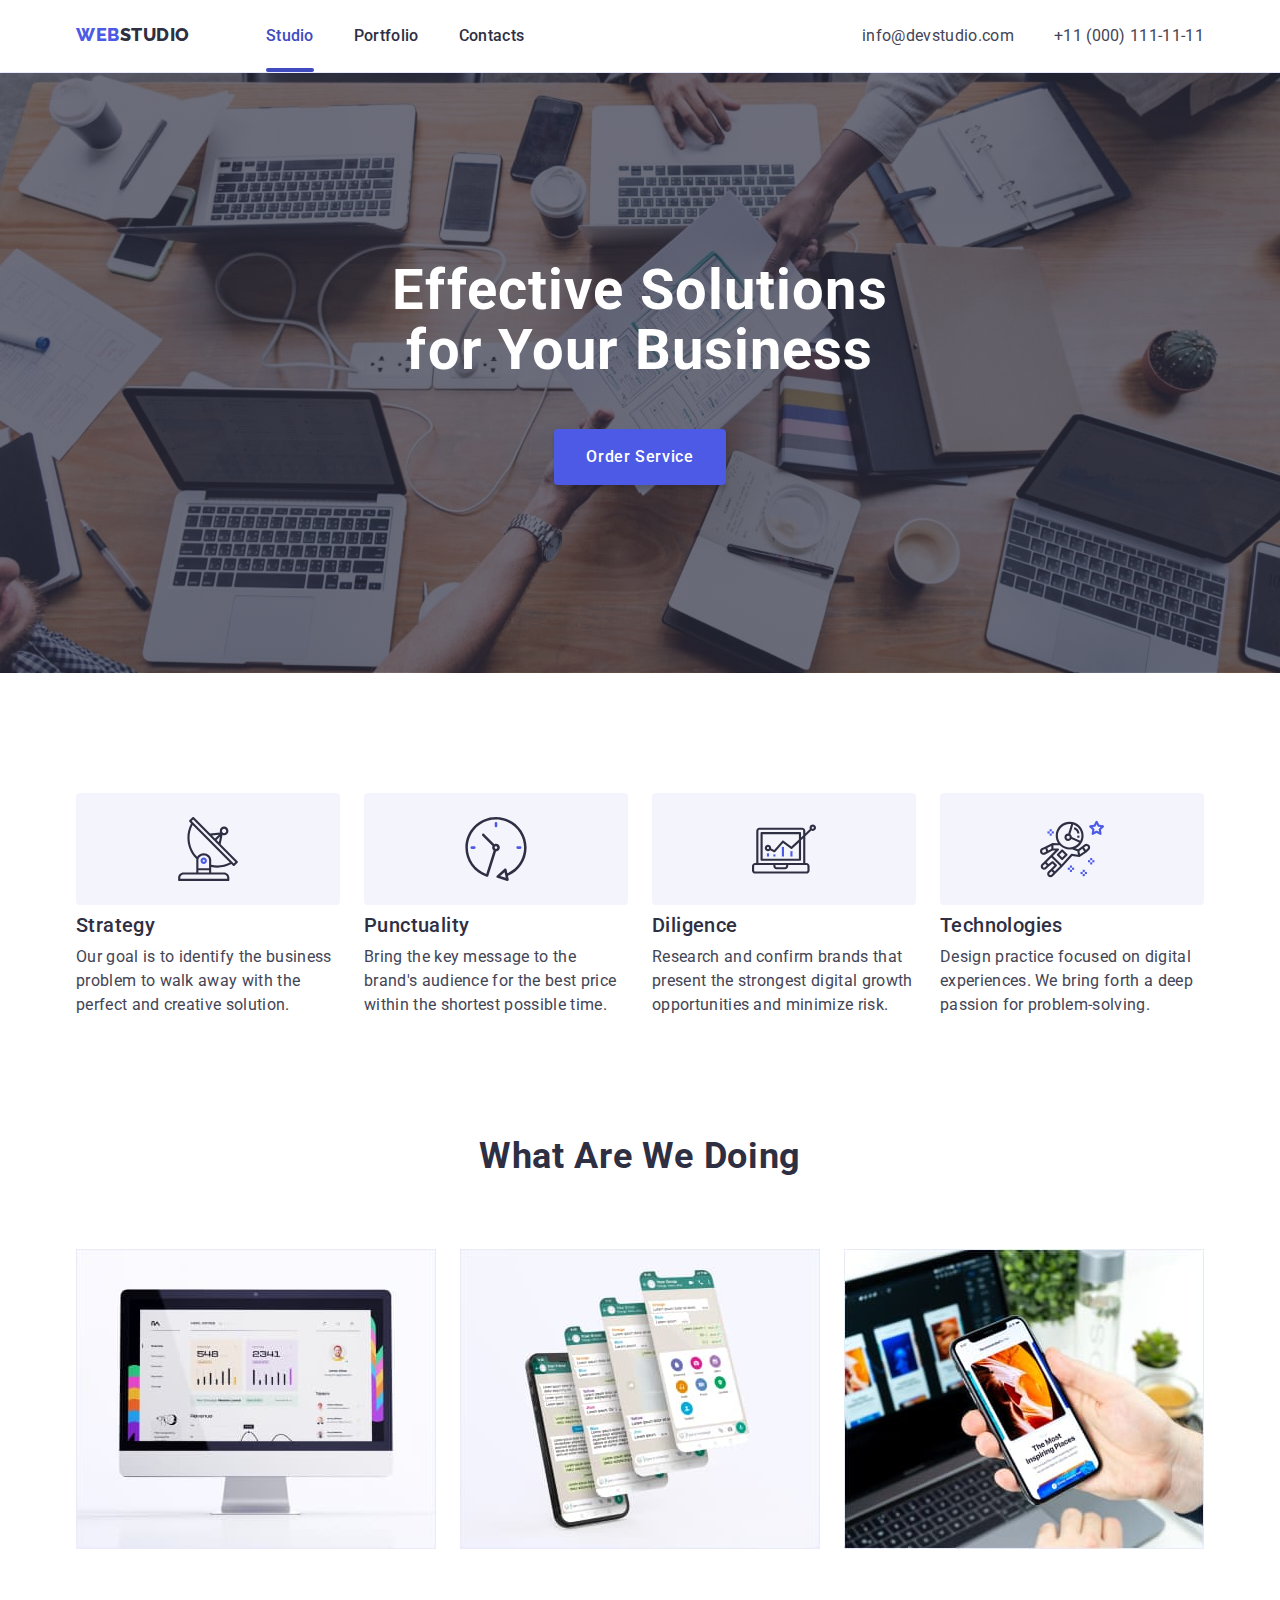
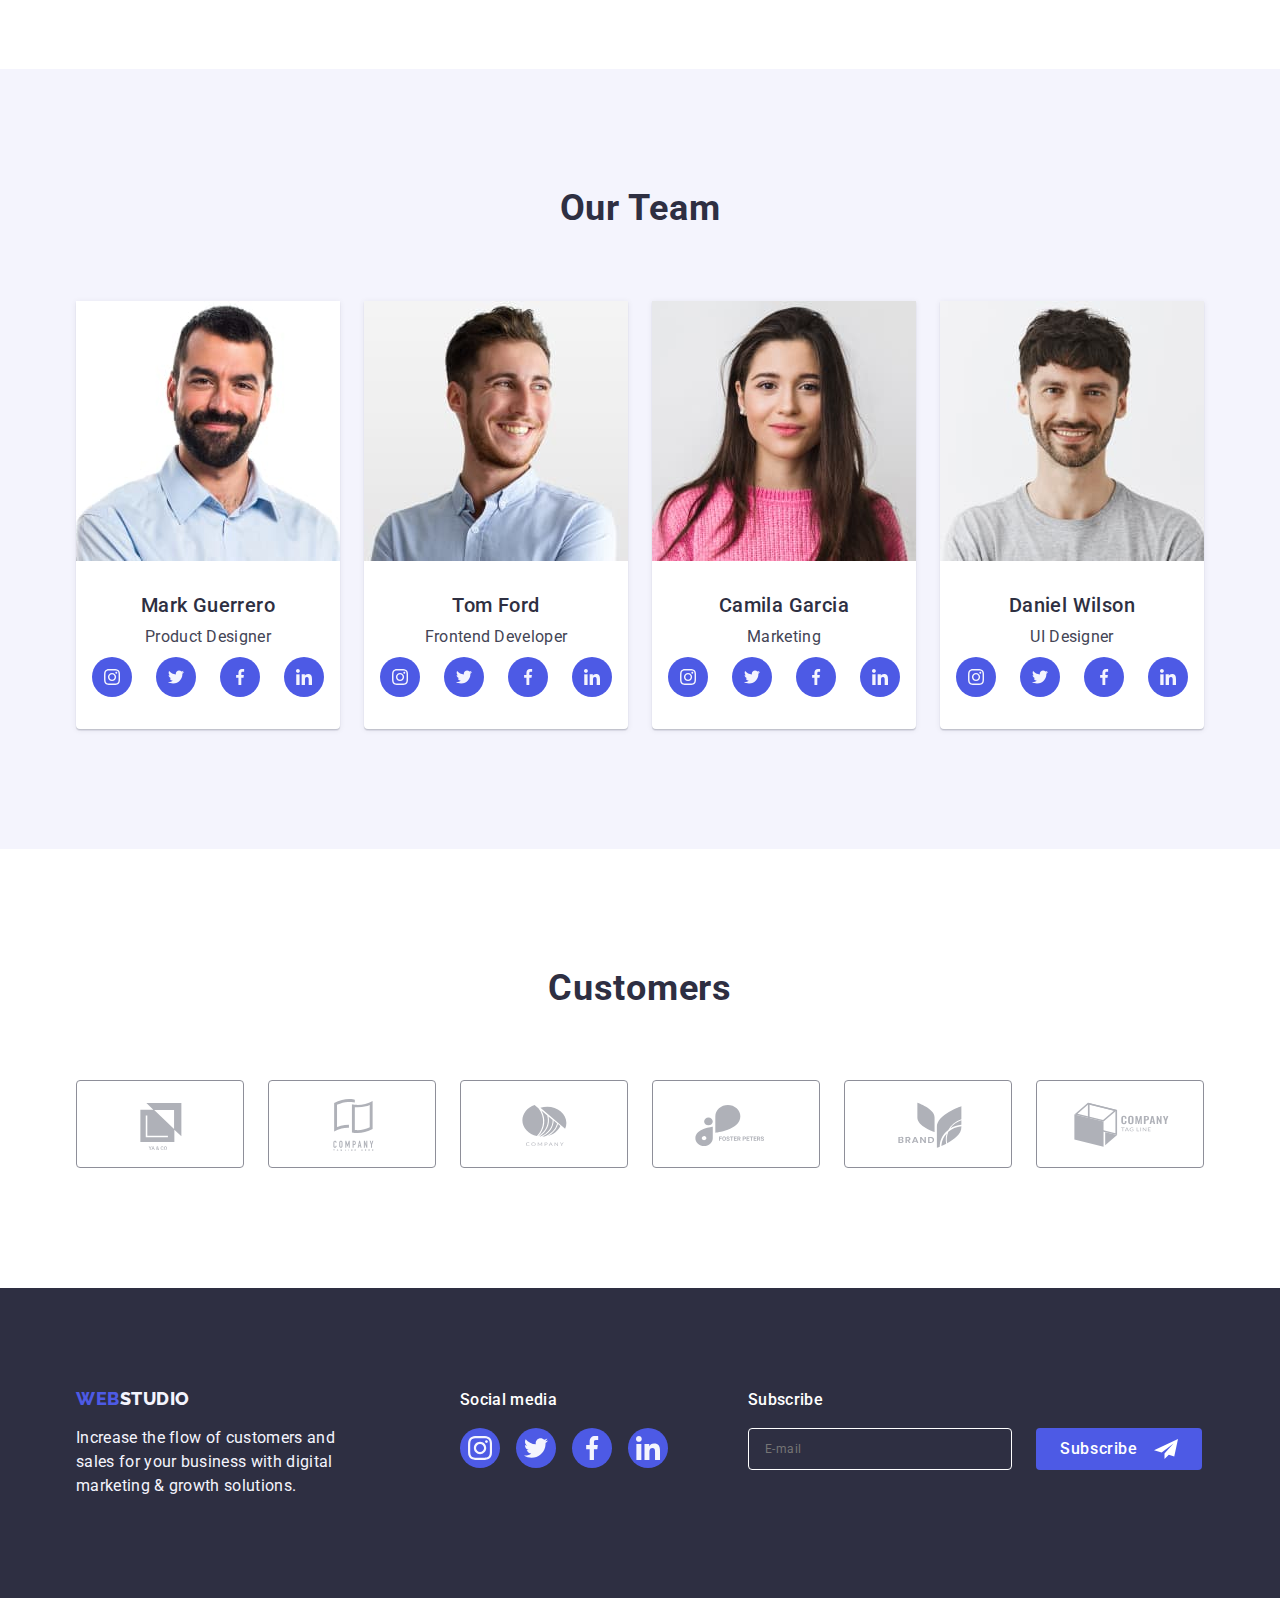
<file: index.html>
<!DOCTYPE html>
<html lang="en">
  <head>
    <meta charset="UTF-8" />
    <meta http-equiv="X-UA-Compatible" content="IE=edge" />
    <meta name="viewport" content="width=device-width, initial-scale=1.0" />
    <title>WebStudio</title>

    <link rel="icon" type="image/png" sizes="32x32" href="./images/icon/favicon.png" />

    <link rel="preconnect" href="https://fonts.googleapis.com" />
    <link rel="preconnect" href="https://fonts.gstatic.com" crossorigin />
    <link
      href="https://fonts.googleapis.com/css2?family=Raleway:wght@700;800&family=Roboto:wght@400;500;700;900&display=swap"
      rel="stylesheet"
    />

    <link
      rel="stylesheet"
      href="https://cdn.jsdelivr.net/npm/modern-normalize@1.1.0/modern-normalize.min.css"
    />

    <link rel="stylesheet" href="./css/styles.css" />
  </head>
  <body>
    <header class="header-section">
      <div class="container header-section-container">
        <nav class="page-nav">
          <a class="logo-link link" href="./index.html"
            >Web<span class="logo-link-theame-dark">Studio</span></a
          >

          <ul class="menu list">
            <li class="menu-item">
              <a class="menu-link link active" href="./index.html">Studio</a>
            </li>
            <li class="menu-item">
              <a class="menu-link link" href="./portfolio.html">Portfolio</a>
            </li>
            <li class="menu-item"><a class="menu-link link" href="">Contacts</a></li>
          </ul>
        </nav>

        <address class="contacts">
          <ul class="contacts-list list">
            <li class="contacts-item">
              <a class="contacts-link link" href="mailto:info@devstudio.com">info@devstudio.com</a>
            </li>
            <li class="contacts-item">
              <a class="contacts-link link" href="tel:+110001111111">+11 (000) 111-11-11</a>
            </li>
          </ul>
        </address>
      </div>
    </header>

    <main>
      <!-- Hero section -->
      <section class="hero-section">
        <div class="hero-wraper container">
          <h1 class="hero-title">Effective Solutions for Your Business</h1>

          <!-- <div class="hero-wraper"> -->
          <button class="hero-btn btn" type="button" data-modal-open>Order Service</button>
          <!-- </div> -->
        </div>
      </section>

      <!-- About section -->
      <section class="about-section section">
        <div class="container">
          <h2 class="section-title visually-hidden">About</h2>
          <ul class="about-list list">
            <li class="about-item">
              <div class="about-svg-wraper">
                <svg class="about-svg" width="64" height="64">
                  <use href="./images/icon.svg#icon-antenna"></use>
                </svg>
              </div>
              <h3 class="section-item-title">Strategy</h3>
              <p class="section-item-text">
                Our goal is to identify the business problem to walk away with the perfect and
                creative solution.
              </p>
            </li>
            <li class="about-item">
              <div class="about-svg-wraper">
                <svg class="about-svg" width="64" height="64">
                  <use href="./images/icon.svg#icon-clock"></use>
                </svg>
              </div>
              <h3 class="section-item-title">Punctuality</h3>
              <p class="section-item-text">
                Bring the key message to the brand's audience for the best price within the shortest
                possible time.
              </p>
            </li>
            <li class="about-item">
              <div class="about-svg-wraper">
                <svg class="about-svg" width="64" height="64">
                  <use href="./images/icon.svg#icon-diagram"></use>
                </svg>
              </div>
              <h3 class="section-item-title">Diligence</h3>
              <p class="section-item-text">
                Research and confirm brands that present the strongest digital growth opportunities
                and minimize risk.
              </p>
            </li>
            <li class="about-item">
              <div class="about-svg-wraper">
                <svg class="about-svg" width="64" height="64">
                  <use href="./images/icon.svg#icon-astronaut"></use>
                </svg>
              </div>
              <h3 class="section-item-title">Technologies</h3>
              <p class="section-item-text">
                Design practice focused on digital experiences. We bring forth a deep passion for
                problem-solving.
              </p>
            </li>
          </ul>
        </div>
      </section>

      <!-- Work section -->
      <section class="work-section section">
        <div class="container">
          <h2 class="section-title">What are we doing</h2>
          <ul class="work-list list">
            <li class="work-item">
              <img
                class="work-list-img"
                src="./images/work/work1.jpg"
                alt="Work 1"
                width="360"
                height="300"
              />
            </li>
            <li class="work-item">
              <img
                class="work-list-img"
                src="./images/work/work2.jpg"
                alt="Work 2"
                width="360"
                height="300"
              />
            </li>
            <li class="work-item">
              <img
                class="work-list-img"
                src="./images/work/work3.jpg"
                alt="Work 3"
                width="360"
                height="300"
              />
            </li>
          </ul>
        </div>
      </section>

      <!-- Team section -->
      <section class="team-section section">
        <div class="container">
          <h2 class="section-title">Our Team</h2>
          <ul class="team-list list">
            <li class="team-list-item">
              <img
                class="team-list-img"
                src="./images/team/mark.jpg"
                alt="Mark Guerrero"
                width="264"
                height="260"
              />
              <div class="team-content-wraper">
                <h3 class="section-item-title">Mark Guerrero</h3>
                <p class="section-item-text">Product Designer</p>
                <ul class="social-list list">
                  <li class="social-item">
                    <a class="social-link link" href="">
                      <svg class="social-icon" width="16" height="16">
                        <use href="./images/icon.svg#instagram"></use>
                      </svg>
                    </a>
                  </li>
                  <li class="social-item">
                    <a class="social-link link" href="">
                      <svg class="social-icon" width="16" height="16">
                        <use href="./images/icon.svg#twitter"></use>
                      </svg>
                    </a>
                  </li>
                  <li class="social-item">
                    <a class="social-link link" href="">
                      <svg class="social-icon" width="16" height="16">
                        <use href="./images/icon.svg#facebook"></use>
                      </svg>
                    </a>
                  </li>
                  <li class="social-item">
                    <a class="social-link link" href="">
                      <svg class="social-icon" width="16" height="16">
                        <use href="./images/icon.svg#linkedin"></use>
                      </svg>
                    </a>
                  </li>
                </ul>
              </div>
            </li>
            <li class="team-list-item">
              <img
                class="team-list-img"
                src="./images/team/tom.jpg"
                alt="Tom Ford"
                width="264"
                height="260"
              />
              <div class="team-content-wraper">
                <h3 class="section-item-title">Tom Ford</h3>
                <p class="section-item-text">Frontend Developer</p>
                <ul class="social-list list">
                  <li class="social-item">
                    <a class="social-link link" href="">
                      <svg class="social-icon" width="16" height="16">
                        <use href="./images/icon.svg#instagram"></use>
                      </svg>
                    </a>
                  </li>
                  <li class="social-item">
                    <a class="social-link link" href="">
                      <svg class="social-icon" width="16" height="16">
                        <use href="./images/icon.svg#twitter"></use>
                      </svg>
                    </a>
                  </li>
                  <li class="social-item">
                    <a class="social-link link" href="">
                      <svg class="social-icon" width="16" height="16">
                        <use href="./images/icon.svg#facebook"></use>
                      </svg>
                    </a>
                  </li>
                  <li class="social-item">
                    <a class="social-link link" href="">
                      <svg class="social-icon" width="16" height="16">
                        <use href="./images/icon.svg#linkedin"></use>
                      </svg>
                    </a>
                  </li>
                </ul>
              </div>
            </li>
            <li class="team-list-item">
              <img
                class="team-list-img"
                src="./images/team/camila.jpg"
                alt="Camila Garcia"
                width="264"
                height="260"
              />
              <div class="team-content-wraper">
                <h3 class="section-item-title">Camila Garcia</h3>
                <p class="section-item-text">Marketing</p>
                <ul class="social-list list">
                  <li class="social-item">
                    <a class="social-link link" href="">
                      <svg class="social-icon" width="16" height="16">
                        <use href="./images/icon.svg#instagram"></use>
                      </svg>
                    </a>
                  </li>
                  <li class="social-item">
                    <a class="social-link link" href="">
                      <svg class="social-icon" width="16" height="16">
                        <use href="./images/icon.svg#twitter"></use>
                      </svg>
                    </a>
                  </li>
                  <li class="social-item">
                    <a class="social-link link" href="">
                      <svg class="social-icon" width="16" height="16">
                        <use href="./images/icon.svg#facebook"></use>
                      </svg>
                    </a>
                  </li>
                  <li class="social-item">
                    <a class="social-link link" href="">
                      <svg class="social-icon" width="16" height="16">
                        <use href="./images/icon.svg#linkedin"></use>
                      </svg>
                    </a>
                  </li>
                </ul>
              </div>
            </li>
            <li class="team-list-item">
              <img
                class="team-list-img"
                src="./images/team/daniel.jpg"
                alt="Daniel Wilson"
                width="264"
                height="260"
              />
              <div class="team-content-wraper">
                <h3 class="section-item-title">Daniel Wilson</h3>
                <p class="section-item-text">UI Designer</p>
                <ul class="social-list list">
                  <li class="social-item">
                    <a class="social-link link" href="">
                      <svg class="social-icon" width="16" height="16">
                        <use href="./images/icon.svg#instagram"></use>
                      </svg>
                    </a>
                  </li>
                  <li class="social-item">
                    <a class="social-link link" href="">
                      <svg class="social-icon" width="16" height="16">
                        <use href="./images/icon.svg#twitter"></use>
                      </svg>
                    </a>
                  </li>
                  <li class="social-item">
                    <a class="social-link link" href="">
                      <svg class="social-icon" width="16" height="16">
                        <use href="./images/icon.svg#facebook"></use>
                      </svg>
                    </a>
                  </li>
                  <li class="social-item">
                    <a class="social-link link" href="">
                      <svg class="social-icon" width="16" height="16">
                        <use href="./images/icon.svg#linkedin"></use>
                      </svg>
                    </a>
                  </li>
                </ul>
              </div>
            </li>
          </ul>
        </div>
      </section>

      <!-- Customers -->
      <section class="customers-section section">
        <div class="container">
          <h2 class="section-title">Customers</h2>
          <ul class="customers-list list">
            <li class="customers-item">
              <a class="customers-link link" href="">
                <svg class="customers-svg" width="104" height="56">
                  <use href="./images/icon.svg#icon-client1"></use>
                </svg>
              </a>
            </li>
            <li class="customers-item">
              <a class="customers-link link" href="">
                <svg class="customers-svg" width="104" height="56">
                  <use href="./images/icon.svg#icon-client2"></use>
                </svg>
              </a>
            </li>
            <li class="customers-item">
              <a class="customers-link link" href="">
                <svg class="customers-svg" width="104" height="56">
                  <use href="./images/icon.svg#icon-client3"></use>
                </svg>
              </a>
            </li>
            <li class="customers-item">
              <a class="customers-link link" href="">
                <svg class="customers-svg" width="104" height="56">
                  <use href="./images/icon.svg#icon-client4"></use>
                </svg>
              </a>
            </li>
            <li class="customers-item">
              <a class="customers-link link" href="">
                <svg class="customers-svg" width="104" height="56">
                  <use href="./images/icon.svg#icon-client5"></use>
                </svg>
              </a>
            </li>
            <li class="customers-item">
              <a class="customers-link link" href="">
                <svg class="customers-svg" width="104" height="56">
                  <use href="./images/icon.svg#icon-client6"></use>
                </svg>
              </a>
            </li>
          </ul>
        </div>
      </section>
    </main>

    <!-- Footer section -->
    <footer class="footer-section">
      <div class="footer-container container">
        <div class="footer-left-side">
          <a class="logo-link link" href="./index.html"
            >Web<span class="logo-link-theame-light">Studio</span></a
          >
          <p class="footer-text">
            Increase the flow of customers and sales for your business with digital marketing &
            growth solutions.
          </p>
        </div>

        <div class="footer-center">
          <p class="footer-social-title">Social media</p>
          <ul class="social-list list">
            <li class="social-item">
              <a class="social-link link" href="">
                <svg class="social-icon" width="24" height="24">
                  <use href="./images/icon.svg#instagram"></use>
                </svg>
              </a>
            </li>
            <li class="social-item">
              <a class="social-link link" href="">
                <svg class="social-icon" width="24" height="24">
                  <use href="./images/icon.svg#twitter"></use>
                </svg>
              </a>
            </li>
            <li class="social-item">
              <a class="social-link link" href="">
                <svg class="social-icon" width="24" height="24">
                  <use href="./images/icon.svg#facebook"></use>
                </svg>
              </a>
            </li>
            <li class="social-item">
              <a class="social-link link" href="">
                <svg class="social-icon" width="24" height="24">
                  <use href="./images/icon.svg#linkedin"></use>
                </svg>
              </a>
            </li>
          </ul>
        </div>
        <div class="footer-right-side">
          <form class="subscribe-form" action="" name="subscribe" autocomplete="off">
            <label class="subscribe-label footer-social-title" for="email">Subscribe</label>
            <div class="subscribe-wrapper">
              <input
                class="subscribe-email"
                name="email"
                id="email"
                type="email"
                placeholder="E-mail"
              />
              <button class="subscribe-btn" type="submit">
                Subscribe
                <svg class="subscribe-btn-icon" width="24" height="24">
                  <use href="./images/icon.svg#icon-send"></use>
                </svg>
              </button>
            </div>
          </form>
        </div>
      </div>
    </footer>

    <div class="backdrop is-hidden" data-modal>
      <div class="modal">
        <button type="button" class="close-modal" data-modal-close>
          <svg class="close-modal-icon" width="8" height="8">
            <use href="./images/icon.svg#icon-close"></use>
          </svg>
        </button>

        <p class="form-title">Leave your contacts and we will call you back</p>
        <form class="form" action="" name="form_order" autocomplete="off">
          <label class="form-label">
            Name
            <span class="form-input-wrapper">
              <input class="form-input" type="text" name="name" id="name" />
              <svg class="form-input-icon" width="18" height="24">
                <use href="./images/icon.svg#icon-person-black"></use>
              </svg>
            </span>
          </label>

          <label class="form-label">
            Phone
            <span class="form-input-wrapper">
              <input class="form-input" type="text" name="phone" id="phone" />
              <svg class="form-input-icon" width="18" height="24">
                <use href="./images/icon.svg#icon-phone-black"></use>
              </svg>
            </span>
          </label>

          <label class="form-label" for="email">
            Email
            <span class="form-input-wrapper">
              <input class="form-input" type="email" name="email" id="email" />
              <svg class="form-input-icon" width="18" height="24">
                <use href="./images/icon.svg#icon-email-black"></use>
              </svg>
            </span>
          </label>

          <label class="form-label" for="comment"
            >Comment
            <textarea
              class="form-comment"
              name="comment"
              id="comment"
              placeholder="Text input"
            ></textarea>
          </label>

          <label class="form-label form-checkbox-label" for="accept">
            <input
              class="form-checkbox visually-hidden"
              type="checkbox"
              name="accept"
              value="accept"
              id="accept"
            />
            <span class="form-span-checkbox">
              <svg class="form-checkbox-icon" width="10" height="8">
                <use href="./images/icon.svg#icon-check"></use>
              </svg>
            </span>
            I accept the terms and conditions of the &nbsp;<a href="">Privacy Policy</a>
          </label>

          <button class="form-btn" type="submit">Send</button>
        </form>
      </div>
    </div>

    <script src="./js/modal.js"></script>
  </body>
</html>
</file>
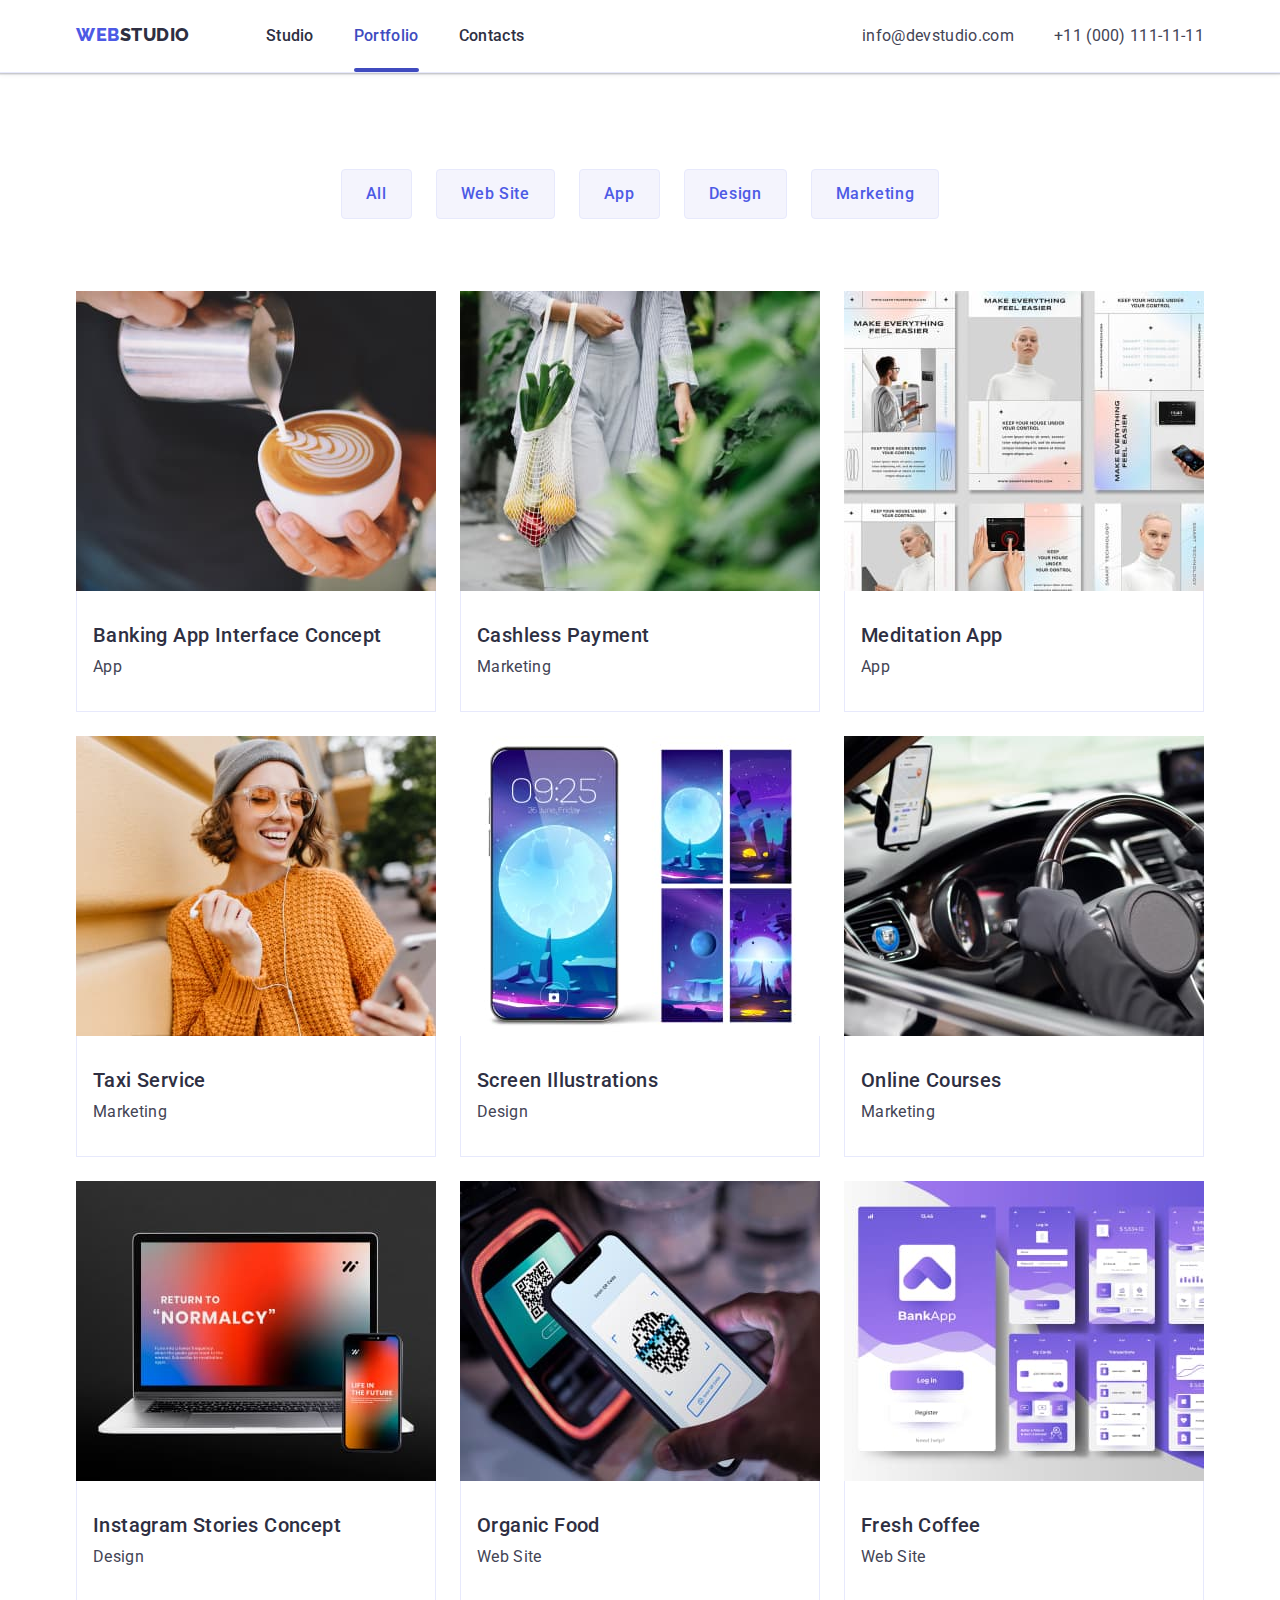
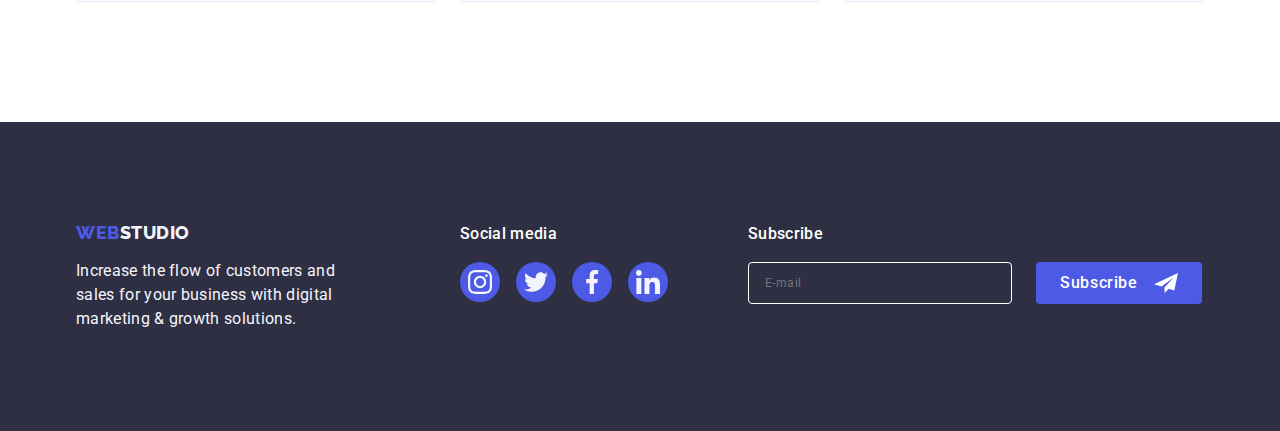
<file: portfolio.html>
<!DOCTYPE html>
<html lang="en">
  <head>
    <meta charset="UTF-8" />
    <meta http-equiv="X-UA-Compatible" content="IE=edge" />
    <meta name="viewport" content="width=device-width, initial-scale=1.0" />
    <title>Portfolio</title>

    <link rel="icon" type="image/png" sizes="32x32" href="./images/icon/favicon.png" />

    <link rel="preconnect" href="https://fonts.googleapis.com" />
    <link rel="preconnect" href="https://fonts.gstatic.com" crossorigin />
    <link
      href="https://fonts.googleapis.com/css2?family=Raleway:wght@700;800&family=Roboto:wght@400;500;700;900&display=swap"
      rel="stylesheet"
    />

    <link
      rel="stylesheet"
      href="https://cdn.jsdelivr.net/npm/modern-normalize@1.1.0/modern-normalize.min.css"
    />

    <link rel="stylesheet" href="./css/styles.css" />
  </head>
  <body>
    <header class="header-section">
      <div class="container header-section-container">
        <nav class="page-nav">
          <a class="logo-link link" href="./index.html"
            >Web<span class="logo-link-theame-dark">Studio</span></a
          >

          <ul class="menu list">
            <li class="menu-item"><a class="menu-link link" href="./index.html">Studio</a></li>
            <li class="menu-item">
              <a class="menu-link link active" href="./portfolio.html">Portfolio</a>
            </li>
            <li class="menu-item"><a class="menu-link link" href="">Contacts</a></li>
          </ul>
        </nav>

        <address class="contacts">
          <ul class="contacts-list list">
            <li class="contacts-item">
              <a class="contacts-link link" href="mailto:info@devstudio.com">info@devstudio.com</a>
            </li>
            <li class="contacts-item">
              <a class="contacts-link link" href="tel:+110001111111">+11 (000) 111-11-11</a>
            </li>
          </ul>
        </address>
      </div>
    </header>

    <main>
      <!-- Portfolio section -->
      <section class="portfolio-section">
        <div class="container">
          <h1 class="visually-hidden">Portfolio</h1>
          <ul class="portfolio-menu list">
            <li class="portfolio-menu-item">
              <button class="portfolio-menu-btn btn" type="button">All</button>
            </li>
            <li class="portfolio-menu-item">
              <button class="portfolio-menu-btn btn" type="button">Web Site</button>
            </li>
            <li class="portfolio-menu-item">
              <button class="portfolio-menu-btn btn" type="button">App</button>
            </li>
            <li class="portfolio-menu-item">
              <button class="portfolio-menu-btn btn" type="button">Design</button>
            </li>
            <li class="portfolio-menu-item">
              <button class="portfolio-menu-btn btn" type="button">Marketing</button>
            </li>
          </ul>

          <ul class="portfolio-list list">
            <li class="portfolio-item">
              <a class="portfolio-item-link link" href="">
                <div class="portfolio-item-img-wrapper">
                  <img
                    class="portfolio-item-img"
                    src="./images/portfolio/img-1.jpg"
                    alt="Banking App Interface Concept"
                    width="360"
                    height="300"
                  />
                  <p class="portfolio-item-overlay">
                    14 Stylish and User-Friendly App Design Concepts · Task Manager App · Calorie
                    Tracker App · Exotic Fruit Ecommerce App · Cloud Storage App
                  </p>
                </div>

                <div class="portfolio-content-wraper">
                  <h2 class="section-item-title">Banking App Interface Concept</h2>
                  <p class="section-item-text">App</p>
                </div>
              </a>
            </li>
            <li class="portfolio-item">
              <a class="portfolio-item-link link" href="">
                <div class="portfolio-item-img-wrapper">
                  <img
                    class="portfolio-item-img"
                    src="./images/portfolio/img-2.jpg"
                    alt="Cashless Payment"
                    width="360"
                    height="300"
                  />
                  <p class="portfolio-item-overlay">
                    14 Stylish and User-Friendly App Design Concepts · Task Manager App · Calorie
                    Tracker App · Exotic Fruit Ecommerce App · Cloud Storage App
                  </p>
                </div>
                <div class="portfolio-content-wraper">
                  <h2 class="section-item-title">Cashless Payment</h2>
                  <p class="section-item-text">Marketing</p>
                </div>
              </a>
            </li>
            <li class="portfolio-item">
              <a class="portfolio-item-link link" href="">
                <div class="portfolio-item-img-wrapper">
                  <img
                    class="portfolio-item-img"
                    src="./images/portfolio/img-3.jpg"
                    alt="Meditation App"
                    width="360"
                    height="300"
                  />
                  <p class="portfolio-item-overlay">
                    14 Stylish and User-Friendly App Design Concepts · Task Manager App · Calorie
                    Tracker App · Exotic Fruit Ecommerce App · Cloud Storage App
                  </p>
                </div>
                <div class="portfolio-content-wraper">
                  <h2 class="section-item-title">Meditation App</h2>
                  <p class="section-item-text">App</p>
                </div>
              </a>
            </li>
            <li class="portfolio-item">
              <a class="portfolio-item-link link" href="">
                <div class="portfolio-item-img-wrapper">
                  <img
                    class="portfolio-item-img"
                    src="./images/portfolio/img-4.jpg"
                    alt="Taxi Service"
                    width="360"
                    height="300"
                  />
                  <p class="portfolio-item-overlay">
                    14 Stylish and User-Friendly App Design Concepts · Task Manager App · Calorie
                    Tracker App · Exotic Fruit Ecommerce App · Cloud Storage App
                  </p>
                </div>
                <div class="portfolio-content-wraper">
                  <h2 class="section-item-title">Taxi Service</h2>
                  <p class="section-item-text">Marketing</p>
                </div>
              </a>
            </li>
            <li class="portfolio-item">
              <a class="portfolio-item-link link" href="">
                <div class="portfolio-item-img-wrapper">
                  <img
                    class="portfolio-item-img"
                    src="./images/portfolio/img-5.jpg"
                    alt="Screen Illustrations"
                    width="360"
                    height="300"
                  />
                  <p class="portfolio-item-overlay">
                    14 Stylish and User-Friendly App Design Concepts · Task Manager App · Calorie
                    Tracker App · Exotic Fruit Ecommerce App · Cloud Storage App
                  </p>
                </div>
                <div class="portfolio-content-wraper">
                  <h2 class="section-item-title">Screen Illustrations</h2>
                  <p class="section-item-text">Design</p>
                </div>
              </a>
            </li>
            <li class="portfolio-item">
              <a class="portfolio-item-link link" href="">
                <div class="portfolio-item-img-wrapper">
                  <img
                    class="portfolio-item-img"
                    src="./images/portfolio/img-6.jpg"
                    alt="Online Courses"
                    width="360"
                    height="300"
                  />
                  <p class="portfolio-item-overlay">
                    14 Stylish and User-Friendly App Design Concepts · Task Manager App · Calorie
                    Tracker App · Exotic Fruit Ecommerce App · Cloud Storage App
                  </p>
                </div>
                <div class="portfolio-content-wraper">
                  <h2 class="section-item-title">Online Courses</h2>
                  <p class="section-item-text">Marketing</p>
                </div>
              </a>
            </li>
            <li class="portfolio-item">
              <a class="portfolio-item-link link" href="">
                <div class="portfolio-item-img-wrapper">
                  <img
                    class="portfolio-item-img"
                    src="./images/portfolio/img-7.jpg"
                    alt="Instagram Stories Concept"
                    width="360"
                    height="300"
                  />
                  <p class="portfolio-item-overlay">
                    14 Stylish and User-Friendly App Design Concepts · Task Manager App · Calorie
                    Tracker App · Exotic Fruit Ecommerce App · Cloud Storage App
                  </p>
                </div>
                <div class="portfolio-content-wraper">
                  <h2 class="section-item-title">Instagram Stories Concept</h2>
                  <p class="section-item-text">Design</p>
                </div>
              </a>
            </li>
            <li class="portfolio-item">
              <a class="portfolio-item-link link" href="">
                <div class="portfolio-item-img-wrapper">
                  <img
                    class="portfolio-item-img"
                    src="./images/portfolio/img-8.jpg"
                    alt="Organic Food"
                    width="360"
                    height="300"
                  />
                  <p class="portfolio-item-overlay">
                    14 Stylish and User-Friendly App Design Concepts · Task Manager App · Calorie
                    Tracker App · Exotic Fruit Ecommerce App · Cloud Storage App
                  </p>
                </div>
                <div class="portfolio-content-wraper">
                  <h2 class="section-item-title">Organic Food</h2>
                  <p class="section-item-text">Web Site</p>
                </div>
              </a>
            </li>
            <li class="portfolio-item">
              <a class="portfolio-item-link link" href="">
                <div class="portfolio-item-img-wrapper">
                  <img
                    class="portfolio-item-img"
                    src="./images/portfolio/img-9.jpg"
                    alt="Fresh Coffee"
                    width="360"
                    height="300"
                  />
                  <p class="portfolio-item-overlay">
                    14 Stylish and User-Friendly App Design Concepts · Task Manager App · Calorie
                    Tracker App · Exotic Fruit Ecommerce App · Cloud Storage App
                  </p>
                </div>
                <div class="portfolio-content-wraper">
                  <h2 class="section-item-title">Fresh Coffee</h2>
                  <p class="section-item-text">Web Site</p>
                </div>
              </a>
            </li>
          </ul>
        </div>
      </section>
    </main>

    <!-- Footer section -->
    <footer class="footer-section">
      <div class="footer-container container">
        <div class="footer-left-side">
          <a class="logo-link link" href="./index.html"
            >Web<span class="logo-link-theame-light">Studio</span></a
          >
          <p class="footer-text">
            Increase the flow of customers and sales for your business with digital marketing &
            growth solutions.
          </p>
        </div>

        <div class="footer-center">
          <p class="footer-social-title">Social media</p>
          <ul class="social-list list">
            <li class="social-item">
              <a class="social-link link" href="">
                <svg class="social-icon" width="24" height="24">
                  <use href="./images/icon.svg#instagram"></use>
                </svg>
              </a>
            </li>
            <li class="social-item">
              <a class="social-link link" href="">
                <svg class="social-icon" width="24" height="24">
                  <use href="./images/icon.svg#twitter"></use>
                </svg>
              </a>
            </li>
            <li class="social-item">
              <a class="social-link link" href="">
                <svg class="social-icon" width="24" height="24">
                  <use href="./images/icon.svg#facebook"></use>
                </svg>
              </a>
            </li>
            <li class="social-item">
              <a class="social-link link" href="">
                <svg class="social-icon" width="24" height="24">
                  <use href="./images/icon.svg#linkedin"></use>
                </svg>
              </a>
            </li>
          </ul>
        </div>
        <div class="footer-right-side">
          <form class="subscribe-form" action="" name="subscribe" autocomplete="off">
            <label class="subscribe-label footer-social-title" for="email">Subscribe</label>
            <div class="subscribe-wrapper">
              <input
                class="subscribe-email"
                name="email"
                id="email"
                type="email"
                placeholder="E-mail"
              />
              <button class="subscribe-btn" type="submit">
                Subscribe
                <svg class="subscribe-btn-icon" width="24" height="24">
                  <use href="./images/icon.svg#icon-send"></use>
                </svg>
              </button>
            </div>
          </form>
        </div>
      </div>
    </footer>
  </body>
</html>
</file>
<file: css/styles.css>
:root {
  --general-font-color: #434455;
  --dark-color: #2e2f42;
  --white-color: #ffffff;
  --light-color: #f4f4fd;
  --accent-color: #e7e9fc;
  --success-color: #31d0aa;
  /* OCEAN */
  --pressed-state-color: #404bbf;
  /* IRIS */
  --primary-brand-color: #4d5ae5;
}

body {
  font-family: 'Roboto', sans-serif;
  letter-spacing: 0.02em;
  color: var(--general-font-color);
  background-color: var(--white-color);
}

h1,
h2,
h3,
h4,
p {
  margin-top: 0;
  margin-bottom: 0;
}

ul,
ol {
  margin-top: 0;
  margin-bottom: 0;
  padding-left: 0;
}

button {
  cursor: pointer;
}

img {
  display: block;
  max-width: 100%;
  height: auto;
}

/* ======================= Utilites ========================== */

.list {
  list-style: none;
}

.link {
  text-decoration: none;
  transition: color 250ms cubic-bezier(0.4, 0, 0.2, 1);
}

.link:hover,
.link:focus {
  transition: color 250ms cubic-bezier(0.4, 0, 0.2, 1);
}

.btn {
}

.btn:hover,
.btn:focus {
}

.section {
  padding-top: 120px;
  padding-bottom: 120px;
}

.container {
  width: 1158px;
  margin-left: auto;
  margin-right: auto;
  padding-left: 15px;
  padding-right: 15px;
  /* outline: 1px solid rgb(240, 139, 240); */
}

.visually-hidden {
  position: absolute;
  width: 1px;
  height: 1px;
  margin: -1px;
  border: 0;
  padding: 0;
  white-space: nowrap;
  clip-path: inset(100%);
  clip: rect(0 0 0 0);
  overflow: hidden;
}

/* ======================= /Utilites ========================== */
/* ======================= Components section ========================== */

.logo-link {
  font-family: 'Raleway', sans-serif;
  font-weight: 800;
  font-size: 18px;
  line-height: 1.17;
  letter-spacing: 0.03em;
  text-transform: uppercase;
  color: var(--primary-brand-color);
  margin-right: 76px;
}

.logo-link-theame-dark {
  color: var(--dark-color);
}

.logo-link-theame-light {
  color: var(--light-color);
}

.section-title {
  font-weight: 700;
  font-size: 36px;
  line-height: 1.11;
  letter-spacing: 0.02em;
  text-align: center;
  text-transform: capitalize;
  color: var(--dark-color);
  margin-bottom: 72px;
}

.section-item-title {
  font-weight: 500;
  font-size: 20px;
  line-height: 1.2;
  letter-spacing: 0.02em;
  color: var(--dark-color);
  margin-bottom: 8px;
}

.section-item-text {
  font-size: 16px;
  line-height: 1.5;
  letter-spacing: 0.02em;
  color: var(--general-font-color);
}

.social-list {
  margin-top: 8px;
  display: flex;
  gap: 24px;
  justify-content: center;
}

.social-link {
  background-color: var(--primary-brand-color);
  color: var(--light-color);
  border-radius: 50%;
  display: flex;
  justify-content: center;
  align-items: center;
  width: 40px;
  height: 40px;
  transition: background-color 250ms cubic-bezier(0.4, 0, 0.2, 1);
}

.social-icon {
  fill: currentColor;
}

.social-link:hover,
.social-link:focus {
  background-color: var(--pressed-state-color);
  transition: background-color 250ms cubic-bezier(0.4, 0, 0.2, 1);
}

/* ======================= /Components section ========================== */

/* ======================= Header section ========================== */

.header-section {
  padding-top: 24px;
  padding-bottom: 0px;
  border-bottom: 1px solid var(--accent-color);

  box-shadow: 0px 2px 1px rgba(46, 47, 66, 0.08), 0px 1px 1px rgba(46, 47, 66, 0.16),
    0px 1px 6px rgba(46, 47, 66, 0.08);
}

.header-section-container {
  display: flex;
  align-items: baseline;
  justify-content: space-between;
}

.page-nav {
  display: flex;
  align-items: baseline;
}

.menu {
  display: flex;
  align-items: baseline;
}

.menu-item:not(:last-child) {
  margin-right: 40px;
}

.contacts-item:not(:last-child) {
  margin-right: 40px;
}

.menu-link {
  font-weight: 500;
  font-size: 16px;
  line-height: 1.5;
  letter-spacing: 0.02em;
  color: var(--dark-color);
}

.active::after {
  content: '';
  display: block;
  width: 100%;
  height: 4px;
  margin-top: 20px;
  border-radius: 2px;
  background-color: var(--pressed-state-color);
}

.active {
  color: var(--pressed-state-color);
}

.menu-link:hover,
.menu-link:focus {
  color: var(--pressed-state-color);
}

.contacts {
  font-style: normal;
}

.contacts-list {
  display: flex;
  align-items: center;
}

.contacts-link {
  font-style: normal;
  font-size: 16px;
  line-height: 1.5;
  letter-spacing: 0.02em;
  color: var(--general-font-color);
}

.contacts-link:hover,
.contacts-link:focus {
  color: var(--pressed-state-color);
}

/* ======================= /Header section ========================== */

/* ======================= Hero section ========================== */
.hero-section {
  background-image: linear-gradient(rgba(46, 47, 66, 0.7), rgba(46, 47, 66, 0.7)),
    url('../images/hero/bg.jpg');
  background-size: cover;
  background-position: center;
  background-repeat: no-repeat;
  padding-top: 188px;
  padding-bottom: 188px;
  max-width: 1440px;
  margin-left: auto;
  margin-right: auto;
}

.hero-wraper {
  text-align: center;
}

.hero-title {
  width: 496px;
  font-weight: 700;
  font-size: 56px;
  line-height: 1.07;
  /* text-align: center; */
  letter-spacing: 0.02em;
  color: var(--white-color);
  margin-bottom: 48px;
  margin-left: auto;
  margin-right: auto;
}

.hero-btn {
  font-family: 'Roboto', sans-serif;
  font-weight: 500;
  font-size: 16px;
  line-height: 1.5;
  letter-spacing: 0.04em;
  cursor: pointer;
  padding: 16px 32px;
  background-color: var(--primary-brand-color);
  color: var(--white-color);
  box-shadow: 0px 4px 4px rgba(0, 0, 0, 0.15);
  border-radius: 4px;
  border: 0;
  margin-left: auto;
  margin-right: auto;
  transition: background-color 250ms cubic-bezier(0.4, 0, 0.2, 1);
}

.hero-btn:hover,
.hero-btn:focus {
  background-color: var(--pressed-state-color);
}

/* ======================= /Hero section ========================== */

/* ======================= About section ========================== */
.about-section {
  background-color: var(--white-color);
}

.about-list {
  display: flex;
  gap: 24px;
}

.about-item {
  flex-basis: calc((100% - 72px) / 4);
}

.about-svg-wraper {
  background: var(--light-color);
  border-radius: 4px;
  height: 112px;
  margin-bottom: 8px;
  display: flex;
  justify-content: center;
  align-items: center;
}

.about-svg {
  height: 64px;
  margin-left: auto;
  margin-right: auto;
}

/* ======================= /About section ========================== */

/* ======================= Work section ========================== */
.work-section {
  background-color: var(--white-color);
  padding-top: 0;
}

.work-list {
  display: flex;
  gap: 24px;
  align-items: center;
}

.work-item {
  flex-basis: calc((100% - 48px) / 3);
}

/* ======================= /Work section ========================== */

/* ======================= Team section ========================== */

.team-section {
  background-color: var(--light-color);
}

.team-list {
  display: flex;
  gap: 24px;
  align-items: center;
}

.team-list-item {
  background-color: var(--white-color);
  box-shadow: 0px 1px 6px rgba(46, 47, 66, 0.08), 0px 1px 1px rgba(46, 47, 66, 0.16),
    0px 2px 1px rgba(46, 47, 66, 0.08);
  border-radius: 0px 0px 4px 4px;
  flex-basis: calc((100% - 72px) / 4);
}

.team-content-wraper {
  padding-top: 32px;
  padding-bottom: 32px;
}

.team-list-item .section-item-title,
.team-list-item .section-item-text {
  text-align: center;
}

/* ======================= /Team section ========================== */

/* ======================= Portfolio section ========================== */

.portfolio-section {
  text-align: center;
  padding-top: 96px;
  padding-bottom: 120px;
}

.portfolio-menu {
  display: flex;
  justify-content: center;
  gap: 24px;
  margin-bottom: 72px;
}

.portfolio-menu-btn {
  font-family: 'Roboto', sans-serif;
  font-weight: 500;
  font-size: 16px;
  line-height: 1.5;
  letter-spacing: 0.04em;
  color: var(--primary-brand-color);
  padding: 12px 24px;
  background: var(--light-color);
  border: 1px solid var(--accent-color);
  border-radius: 4px;
  cursor: pointer;
  transition: color 250ms cubic-bezier(0.4, 0, 0.2, 1),
    border-color 250ms cubic-bezier(0.4, 0, 0.2, 1),
    background-color 250ms cubic-bezier(0.4, 0, 0.2, 1),
    box-shadow 250ms cubic-bezier(0.4, 0, 0.2, 1);
}

.portfolio-menu-btn:hover,
.portfolio-menu-btn:focus {
  background: var(--pressed-state-color);
  color: var(--white-color);
  border: 1px solid var(--pressed-state-color);
  box-shadow: 0px 3px 1px rgba(0, 0, 0, 0.1), 0px 2px 1px rgba(0, 0, 0, 0.08),
    0px 2px 2px rgba(0, 0, 0, 0.12);
}

.portfolio-list {
  display: flex;
  justify-content: center;
  flex-wrap: wrap;
  gap: 24px;
}

.portfolio-item {
  flex-basis: calc((100% - 48px) / 3);
}

.portfolio-item-link {
  display: block;
}

.portfolio-item-link:hover,
.portfolio-item-link:focus {
  box-shadow: 0px 1px 6px rgba(46, 47, 66, 0.08), 0px 1px 1px rgba(46, 47, 66, 0.16),
    0px 2px 1px rgba(46, 47, 66, 0.08);
}

.portfolio-item-link:hover .portfolio-item-overlay,
.portfolio-item-link:focus .portfolio-item-overlay {
  transform: translate(0, 0);
  transition: transform 250ms cubic-bezier(0.4, 0, 0.2, 1);
}

.portfolio-content-wraper {
  border-left: 1px solid var(--accent-color);
  border-right: 1px solid var(--accent-color);
  border-bottom: 1px solid var(--accent-color);
  text-align: left;
  padding-top: 32px;
  padding-bottom: 32px;
  padding-left: 16px;
}

.portfolio-item-img-wrapper {
  position: relative;
  overflow: hidden;
}

.portfolio-item-overlay {
  position: absolute;
  left: 0;
  top: 0;
  width: 100%;
  height: 100%;
  padding: 40px 32px;
  overflow-y: auto;
  transform: translate(0, 100%);
  font-size: 16px;
  line-height: 1.5;
  text-align: left;
  background-color: rgba(77, 90, 229, 0.9);
  color: var(--light-color);
}
/* ======================= /Portfolio section ========================== */

/* ======================= Customers section ========================== */
.customers-list {
  display: flex;
  justify-content: center;
  gap: 24px;
}

.customers-section .section-title {
  line-height: 1.1;
}

.customers-item {
  flex-basis: calc((100% - 120px) / 6);
  height: 88px;
}

.customers-link {
  width: 100%;
  height: 100%;
  display: flex;
  justify-content: center;
  align-items: center;
  border-radius: 4px;
  border: 1px solid #8e8f99;
  color: #afb1b8;
  transition: border-color 250ms cubic-bezier(0.4, 0, 0.2, 1),
    color 250ms cubic-bezier(0.4, 0, 0.2, 1);
}

.customers-link:hover,
.customers-link:focus {
  border: 1px solid var(--pressed-state-color);
  color: var(--pressed-state-color);
  transition: border-color 250ms cubic-bezier(0.4, 0, 0.2, 1),
    color 250ms cubic-bezier(0.4, 0, 0.2, 1);
}

.customers-svg {
  width: 104px;
  height: 56px;
  fill: currentColor;
}

.customers-link:hover .customers-svg,
.customers-link:focus .customers-svg {
  fill: currentColor;
}

/* ======================= Customers section ========================== */

/* ======================= Footer section ========================== */

.footer-container {
  display: flex;
  align-items: baseline;
}

.footer-section {
  background-color: var(--dark-color);
  padding-top: 100px;
  padding-bottom: 100px;
}

.footer-left-side {
  margin-right: 120px;
}

.footer-center {
  margin-right: 80px;
}

.footer-text {
  width: 264px;
  margin-top: 16px;
  font-size: 16px;
  line-height: 1.5;
  letter-spacing: 0.02em;
  color: var(--light-color);
}

.footer-social-title {
  font-weight: 500;
  font-size: 16px;
  line-height: 1.5;
  letter-spacing: 0.02em;
  color: var(--white-color);
  margin-bottom: 16px;
}

.footer-section .social-list {
  margin-top: 8px;
  gap: 16px;
}

.footer-section .social-link {
  background-color: var(--primary-brand-color);
  transition: background-color 250ms cubic-bezier(0.4, 0, 0.2, 1);
}

.footer-section .social-icon {
  fill: var(--light-color);
}

.footer-section .social-link:hover,
.footer-section .social-link:focus {
  background-color: var(--success-color);
  transition: background-color 250ms cubic-bezier(0.4, 0, 0.2, 1);
}

.subscribe-label {
  display: block;
}

.subscribe-email {
  width: 264px;
  margin-right: 24px;
  padding: 8px 16px;
  font-family: 'Roboto';
  font-size: 12px;
  line-height: 2;
  letter-spacing: 0.04em;
  color: var(--white-color);
  border: 1px solid var(--white-color);
  background-color: transparent;
  border-radius: 4px;
}

.subscribe-wrapper {
  display: flex;
}

.subscribe-btn {
  display: flex;
  align-items: center;
  gap: 16px;
  padding: 8px 24px;
  font-weight: 500;
  font-size: 16px;
  line-height: 1.5;
  letter-spacing: 0.04em;
  color: var(--white-color);
  background-color: var(--primary-brand-color);
  border: 0;
  border-radius: 4px;
  transition: background-color 250ms cubic-bezier(0.4, 0, 0.2, 1);
}

.subscribe-btn:hover,
.subscribe-btn:focus {
  background-color: var(--pressed-state-color);
}

.subscribe-btn-icon {
  fill: currentColor;
}

/* ======================= /Footer section ========================== */

/* ======================= /Modal ========================== */

.backdrop {
  position: fixed;
  left: 0;
  top: 0;
  width: 100%;
  height: 100%;
  background-color: rgba(46, 47, 66, 0.4);
  transition: opacity 500ms cubic-bezier(0.4, 0, 0.2, 1),
    visibility 500ms cubic-bezier(0.4, 0, 0.2, 1);
}

.modal {
  position: absolute;
  left: 50%;
  top: 50%;
  width: 408px;
  padding: 72px 24px 24px 24px;
  transform: translate(-50%, -50%);
  background-color: var(--white-color);
  box-shadow: 0px 1px 1px rgba(0, 0, 0, 0.14), 0px 1px 3px rgba(0, 0, 0, 0.12),
    0px 2px 1px rgba(0, 0, 0, 0.2);
  border-radius: 4px;
  transition: scale 500ms cubic-bezier(0.4, 0, 0.2, 1), transform 500ms cubic-bezier(0.4, 0, 0.2, 1);
}

.close-modal {
  position: absolute;
  display: flex;
  justify-content: center;
  align-items: center;
  right: 0;
  top: 0;
  width: 24px;
  height: 24px;
  margin-right: 24px;
  margin-top: 24px;
  background-color: var(--accent-color);
  border-radius: 50%;
  color: var(--dark-color);
  border: 1px solid rgba(0, 0, 0, 0.1);
  transition: color 250ms cubic-bezier(0.4, 0, 0.2, 1),
    border-color 250ms cubic-bezier(0.4, 0, 0.2, 1),
    background-color 250ms cubic-bezier(0.4, 0, 0.2, 1);
}

.close-modal:hover,
.close-modal:focus {
  color: var(--white-color);
  background-color: var(--pressed-state-color);
  border: transparent;
  transition: color 250ms cubic-bezier(0.4, 0, 0.2, 1),
    border-color 250ms cubic-bezier(0.4, 0, 0.2, 1),
    background-color 250ms cubic-bezier(0.4, 0, 0.2, 1);
}

.close-modal-icon {
  fill: currentColor;
}

.is-hidden {
  visibility: hidden;
  opacity: 0;
  pointer-events: none;
  transition: opacity 500ms cubic-bezier(0.4, 0, 0.2, 1),
    visibility 500ms cubic-bezier(0.4, 0, 0.2, 1);
}

.is-hidden .modal {
  scale: 50%;
  transform: translate(-100%, -100%);
  transition: scale 500ms cubic-bezier(0.4, 0, 0.2, 1), transform 500ms cubic-bezier(0.4, 0, 0.2, 1);
}

/* ======================= /Modal ========================== */

/* ======================= /Form ========================== */

.form-title {
  margin-bottom: 16px;
  font-weight: 500;
  font-size: 16px;
  line-height: 1.5;
  text-align: center;
  letter-spacing: 0.02em;
  color: var(--dark-color);
}

.filed-wrapper {
  margin-bottom: 8px;
}

.form-label {
  display: block;
  margin-bottom: 8px;
  font-weight: 400;
  font-size: 12px;
  line-height: 1.17;
  letter-spacing: 0.01em;
  color: #8e8f99;
}

.form-input-wrapper {
  display: block;
  position: relative;
  margin-top: 4px;
  color: var(--dark-color);
}

.form-input-icon {
  position: absolute;
  top: 50%;
  left: 16px;
  transform: translateY(-50%);
  fill: currentColor;
  transition: fill 250ms cubic-bezier(0.4, 0, 0.2, 1);
}

.form-input {
  display: block;
  width: 100%;
  padding: 11px 16px 11px 38px;
  border: 1px solid rgba(46, 47, 66, 0.4);
  border-radius: 4px;
  transition: border 250ms cubic-bezier(0.4, 0, 0.2, 1);
}

.form-input:focus {
  outline: none;
  border-color: var(--primary-brand-color);
}

.form-comment {
  width: 100%;
  height: 120px;
  resize: none;
  padding: 8px 16px;
  border: 1px solid rgba(46, 47, 66, 0.4);
  border-radius: 4px;
  transition: border-color 250ms cubic-bezier(0.4, 0, 0.2, 1);
}

.form-comment:focus {
  outline: none;
  border-color: var(--primary-brand-color);
}

.form-input:focus ~ .form-input-icon {
  fill: var(--primary-brand-color);
}

.form-comment::placeholder {
  font-weight: 400;
  font-size: 12px;
  line-height: 1.17;
  letter-spacing: 0.04em;
  color: rgba(46, 47, 66, 0.4);
}

.form-checkbox-label {
  display: flex;
  align-items: center;
  margin-top: 16px;
  margin-bottom: 24px;
}

.form-span-checkbox {
  margin-right: 8px;
}

.form-checkbox-label a {
  color: var(--primary-brand-color);
  transition: color 250ms cubic-bezier(0.4, 0, 0.2, 1);
}

.form-checkbox-label a:hover,
.form-checkbox-label a:focus {
  color: var(--pressed-state-color);
}

.form-checkbox:focus + .form-span-checkbox {
  outline: 1px solid var(--pressed-state-color);
}

.form-span-checkbox {
  display: flex;
  justify-content: center;
  align-items: center;
  width: 16px;
  height: 16px;
  border: 1px solid rgba(46, 47, 66, 0.4);
  border-radius: 2px;
}

.form-checkbox:checked + .form-span-checkbox {
  border: 1px solid var(--pressed-state-color);
  background-color: var(--pressed-state-color);
}

.form-checkbox-icon {
  fill: var(--white-color);
}

.form-btn {
  display: block;
  width: 169px;
  margin-left: auto;
  margin-right: auto;
  padding: 16px 32px;
  font-weight: 500;
  font-size: 16px;
  line-height: 1.5;
  letter-spacing: 0.04em;
  color: var(--white-color);
  background-color: var(--primary-brand-color);
  box-shadow: 0px 4px 4px rgba(0, 0, 0, 0.15);
  border: 0;
  border-radius: 4px;
  transition: background-color 250ms cubic-bezier(0.4, 0, 0.2, 1);
}

.form-btn:hover,
.form-btn:focus {
  background-color: var(--pressed-state-color);
}

/* ======================= /Form ========================== */
</file>
